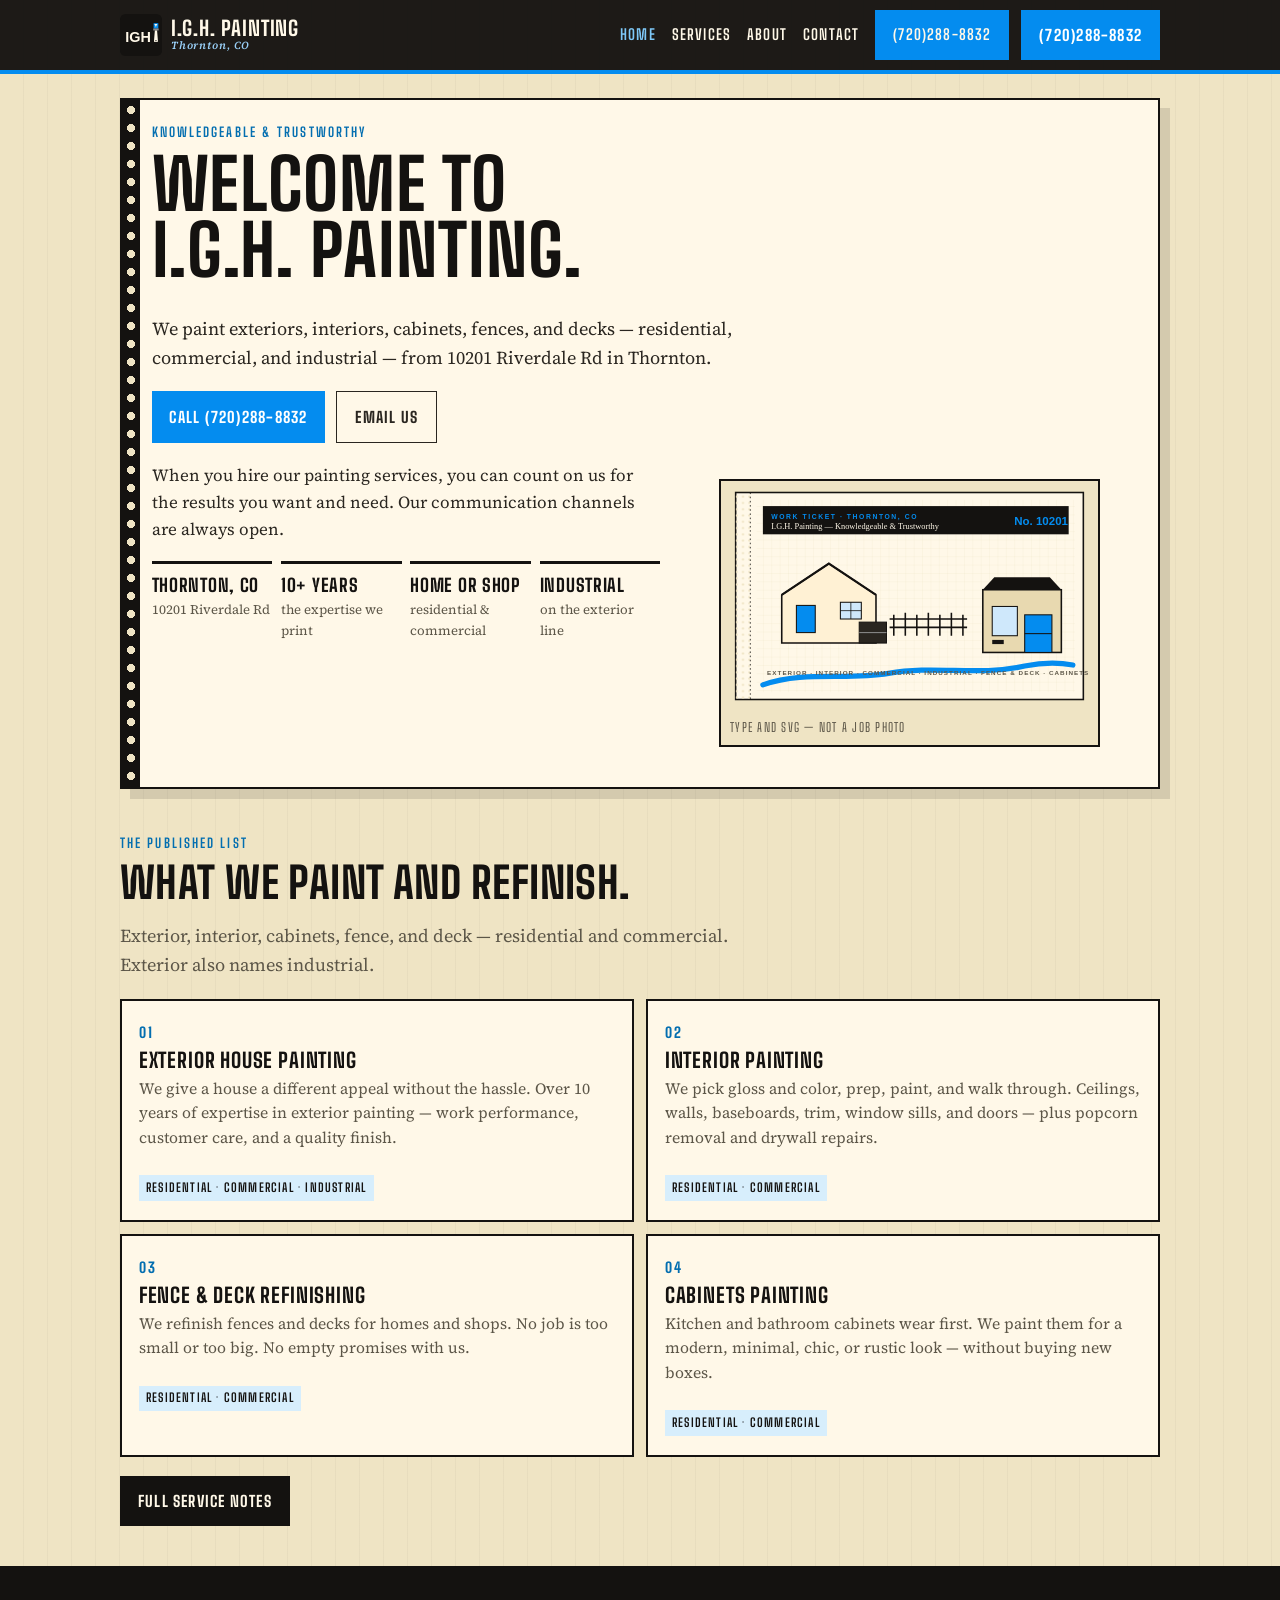
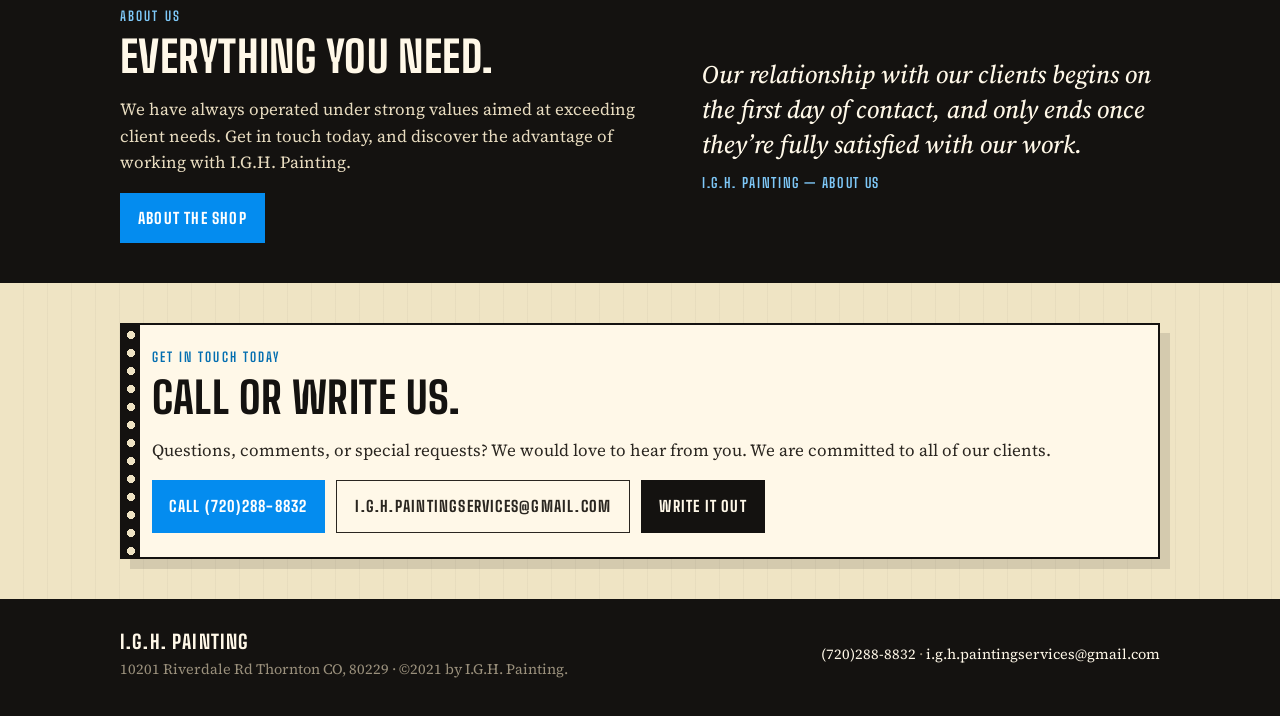
<file: index.html>
<!DOCTYPE html>
<html lang="en">
<head>
  <meta charset="utf-8">
  <meta name="viewport" content="width=device-width, initial-scale=1">
  <title>I.G.H. Painting | Knowledgeable & Trustworthy — Thornton, CO</title>
  <meta name="description" content="Knowledgeable & Trustworthy. Exterior, interior, commercial, and industrial painting from 10201 Riverdale Rd, Thornton. Call (720)288-8832.">
  <link rel="icon" href="assets/favicon.png" type="image/png">
  <link rel="apple-touch-icon" href="assets/apple-touch.png">
  <meta name="theme-color" content="#141210">
  <link rel="preconnect" href="https://fonts.googleapis.com">
  <link rel="preconnect" href="https://fonts.gstatic.com" crossorigin>
  <link href="https://fonts.googleapis.com/css2?family=Big+Shoulders+Text:wght@500;700;800&family=Source+Serif+4:ital,wght@0,400;0,600;1,500&display=swap" rel="stylesheet">
  <link rel="stylesheet" href="assets/styles.css">
    <script type="application/ld+json">
{"@context":"https://schema.org","@type":"HousePainter","name":"I.G.H. Painting","image":"assets/mark.svg","telephone":"+17202888832","email":"i.g.h.paintingservices@gmail.com","url":"https://ighpaintingservice.wixsite.com/website","address":{"@type":"PostalAddress","streetAddress":"10201 Riverdale Rd","addressLocality":"Thornton","addressRegion":"CO","postalCode":"80229","addressCountry":"US"},"areaServed":"Thornton, CO","sameAs":["https://www.facebook.com/IGH-Painting-LLC-103701714916105/"],"description":"Knowledgeable and trustworthy painting in Thornton, CO. Exterior, interior, commercial, and industrial painting, fence and deck refinishing, and cabinet painting. Our relationship with our clients begins on the first day of contact and only ends once they are fully satisfied."}
  </script>
</head>
<body>
  <a class="skip" href="#main">Skip to content</a>
  <header class="site-header">
    <div class="wrap header-inner">
      <a class="logo" href="index.html">
        <img src="assets/mark.svg" alt="">
        <span class="logo-word">I.G.H. Painting<span>Thornton, CO</span></span>
      </a>
      <button class="menu-toggle" type="button" aria-expanded="false" aria-label="Open menu"><span></span></button>
      <nav class="nav" aria-label="Primary">
        <a href="index.html" aria-current="page">Home</a>
        <a href="services.html">Services</a>
        <a href="about.html">About</a>
        <a href="contact.html">Contact</a>
        <a class="btn btn-sky" href="tel:+17202888832">(720)288-8832</a>
      </nav>
      <a class="btn btn-sky header-cta" href="tel:+17202888832">(720)288-8832</a>
    </div>
  </header>

  <main id="main">
    <section class="hero">
      <div class="wrap">
        <div class="ticket">
          <p class="eyebrow">Knowledgeable &amp; Trustworthy</p>
          <h1>Welcome to I.G.H. Painting.</h1>
          <p class="lede">We paint exteriors, interiors, cabinets, fences, and decks — residential, commercial, and industrial — from 10201 Riverdale Rd in Thornton.</p>
          <div class="hero-actions">
            <a class="btn btn-sky" href="tel:+17202888832">Call (720)288-8832</a>
            <a class="btn btn-ghost" href="mailto:i.g.h.paintingservices@gmail.com">Email us</a>
          </div>
          <div class="hero-grid">
            <div>
              <p>When you hire our painting services, you can count on us for the results you want and need. Our communication channels are always open.</p>
              <div class="meta-row">
                <div><strong>Thornton, CO</strong> 10201 Riverdale Rd</div>
                <div><strong>10+ years</strong> the expertise we print</div>
                <div><strong>Home or shop</strong> residential &amp; commercial</div>
                <div><strong>Industrial</strong> on the exterior line</div>
              </div>
            </div>
            <figure class="illustration">
              <img src="assets/ticket.svg" alt="Illustration of a Thornton work ticket with a house, fence, and industrial bay">
              <figcaption>Type and SVG — not a job photo</figcaption>
            </figure>
          </div>
        </div>
      </div>
    </section>

    <section>
      <div class="wrap">
        <p class="kicker">The published list</p>
        <h2>What we paint and refinish.</h2>
        <p class="lede">Exterior, interior, cabinets, fence, and deck — residential and commercial. Exterior also names industrial.</p>
        <div class="cards two" style="margin-top:1.2rem">
          <article class="order">
            <span class="num">01</span>
            <h3>Exterior house painting</h3>
            <p>We give a house a different appeal without the hassle. Over 10 years of expertise in exterior painting — work performance, customer care, and a quality finish.</p>
            <span class="tag">Residential · commercial · industrial</span>
          </article>
          <article class="order">
            <span class="num">02</span>
            <h3>Interior painting</h3>
            <p>We pick gloss and color, prep, paint, and walk through. Ceilings, walls, baseboards, trim, window sills, and doors — plus popcorn removal and drywall repairs.</p>
            <span class="tag">Residential · commercial</span>
          </article>
          <article class="order">
            <span class="num">03</span>
            <h3>Fence &amp; deck refinishing</h3>
            <p>We refinish fences and decks for homes and shops. No job is too small or too big. No empty promises with us.</p>
            <span class="tag">Residential · commercial</span>
          </article>
          <article class="order">
            <span class="num">04</span>
            <h3>Cabinets painting</h3>
            <p>Kitchen and bathroom cabinets wear first. We paint them for a modern, minimal, chic, or rustic look — without buying new boxes.</p>
            <span class="tag">Residential · commercial</span>
          </article>
        </div>
        <p class="actions" style="margin-top:1.2rem"><a class="btn btn-ink" href="services.html">Full service notes</a></p>
      </div>
    </section>

    <section class="band-carbon">
      <div class="wrap split">
        <div>
          <p class="kicker">About us</p>
          <h2>Everything you need.</h2>
          <p>We have always operated under strong values aimed at exceeding client needs. Get in touch today, and discover the advantage of working with I.G.H. Painting.</p>
          <p class="actions"><a class="btn btn-sky" href="about.html">About the shop</a></p>
        </div>
        <blockquote class="quote">
          Our relationship with our clients begins on the first day of contact, and only ends once they’re fully satisfied with our work.
          <cite>I.G.H. Painting — About us</cite>
        </blockquote>
      </div>
    </section>

    <section>
      <div class="wrap ticket">
        <p class="kicker">Get in touch today</p>
        <h2>Call or write us.</h2>
        <p>Questions, comments, or special requests? We would love to hear from you. We are committed to all of our clients.</p>
        <p class="actions">
          <a class="btn btn-sky" href="tel:+17202888832">Call (720)288-8832</a>
          <a class="btn btn-ghost" href="mailto:i.g.h.paintingservices@gmail.com">i.g.h.paintingservices@gmail.com</a>
          <a class="btn btn-ink" href="contact.html">Write it out</a>
        </p>
      </div>
    </section>
  </main>

  <footer class="site-footer">
    <div class="wrap footer-inner">
      <div>
        <div class="footer-brand">I.G.H. Painting</div>
        <p>10201 Riverdale Rd Thornton CO, 80229 · ©2021 by I.G.H. Painting.</p>
      </div>
      <p>
        <a href="tel:+17202888832">(720)288-8832</a> ·
        <a href="mailto:i.g.h.paintingservices@gmail.com">i.g.h.paintingservices@gmail.com</a>
      </p>
    </div>
  </footer>
  <nav class="dock" aria-label="Quick contact">
    <a href="tel:+17202888832">Call (720)288-8832</a>
    <a href="mailto:i.g.h.paintingservices@gmail.com">Email us</a>
  </nav>
  <script src="assets/site.js"></script>
</body>
</html>
</file>
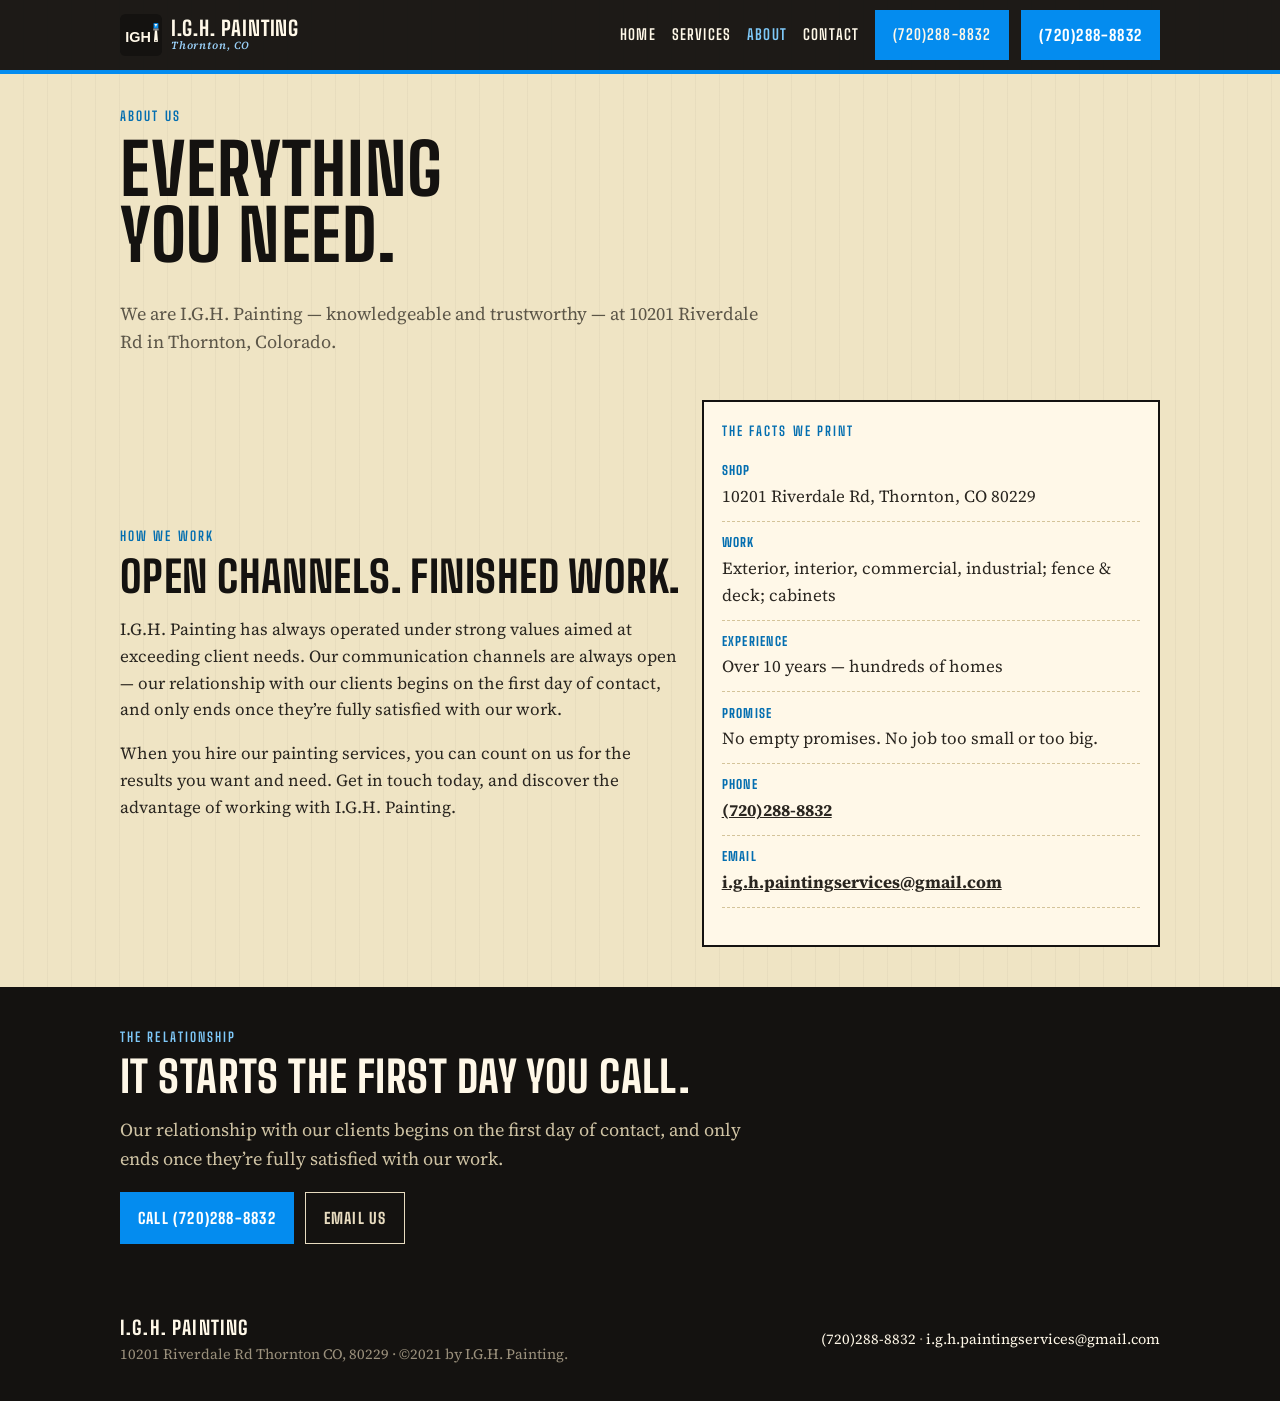
<file: about.html>
<!DOCTYPE html>
<html lang="en">
<head>
  <meta charset="utf-8">
  <meta name="viewport" content="width=device-width, initial-scale=1">
  <title>About us | I.G.H. Painting — Thornton, CO</title>
  <meta name="description" content="Everything you need. I.G.H. Painting in Thornton — strong values, open channels, and a relationship that ends when you are fully satisfied.">
  <link rel="icon" href="assets/favicon.png" type="image/png">
  <link rel="apple-touch-icon" href="assets/apple-touch.png">
  <meta name="theme-color" content="#141210">
  <link rel="preconnect" href="https://fonts.googleapis.com">
  <link rel="preconnect" href="https://fonts.gstatic.com" crossorigin>
  <link href="https://fonts.googleapis.com/css2?family=Big+Shoulders+Text:wght@500;700;800&family=Source+Serif+4:ital,wght@0,400;0,600;1,500&display=swap" rel="stylesheet">
  <link rel="stylesheet" href="assets/styles.css">
  
</head>
<body>
  <a class="skip" href="#main">Skip to content</a>
  <header class="site-header">
    <div class="wrap header-inner">
      <a class="logo" href="index.html">
        <img src="assets/mark.svg" alt="">
        <span class="logo-word">I.G.H. Painting<span>Thornton, CO</span></span>
      </a>
      <button class="menu-toggle" type="button" aria-expanded="false" aria-label="Open menu"><span></span></button>
      <nav class="nav" aria-label="Primary">
        <a href="index.html">Home</a>
        <a href="services.html">Services</a>
        <a href="about.html" aria-current="page">About</a>
        <a href="contact.html">Contact</a>
        <a class="btn btn-sky" href="tel:+17202888832">(720)288-8832</a>
      </nav>
      <a class="btn btn-sky header-cta" href="tel:+17202888832">(720)288-8832</a>
    </div>
  </header>

  <main id="main">
    <section class="page-hero">
      <div class="wrap">
        <p class="eyebrow">About us</p>
        <h1>Everything you need.</h1>
        <p class="lede">We are I.G.H. Painting — knowledgeable and trustworthy — at 10201 Riverdale Rd in Thornton, Colorado.</p>
      </div>
    </section>

    <section>
      <div class="wrap split">
        <div>
          <p class="kicker">How we work</p>
          <h2>Open channels. Finished work.</h2>
          <p>I.G.H. Painting has always operated under strong values aimed at exceeding client needs. Our communication channels are always open — our relationship with our clients begins on the first day of contact, and only ends once they’re fully satisfied with our work.</p>
          <p>When you hire our painting services, you can count on us for the results you want and need. Get in touch today, and discover the advantage of working with I.G.H. Painting.</p>
        </div>
        <div class="fact-card">
          <p class="kicker">The facts we print</p>
          <ul class="contact-list">
            <li><span>Shop</span>10201 Riverdale Rd, Thornton, CO 80229</li>
            <li><span>Work</span>Exterior, interior, commercial, industrial; fence &amp; deck; cabinets</li>
            <li><span>Experience</span>Over 10 years — hundreds of homes</li>
            <li><span>Promise</span>No empty promises. No job too small or too big.</li>
            <li><span>Phone</span><a href="tel:+17202888832">(720)288-8832</a></li>
            <li><span>Email</span><a href="mailto:i.g.h.paintingservices@gmail.com">i.g.h.paintingservices@gmail.com</a></li>
          </ul>
        </div>
      </div>
    </section>

    <section class="band-carbon">
      <div class="wrap">
        <p class="kicker">The relationship</p>
        <h2>It starts the first day you call.</h2>
        <p class="lede">Our relationship with our clients begins on the first day of contact, and only ends once they’re fully satisfied with our work.</p>
        <p class="actions" style="margin-top:1.1rem">
          <a class="btn btn-sky" href="tel:+17202888832">Call (720)288-8832</a>
          <a class="btn btn-ghost" href="mailto:i.g.h.paintingservices@gmail.com">Email us</a>
        </p>
      </div>
    </section>
  </main>

  <footer class="site-footer">
    <div class="wrap footer-inner">
      <div>
        <div class="footer-brand">I.G.H. Painting</div>
        <p>10201 Riverdale Rd Thornton CO, 80229 · ©2021 by I.G.H. Painting.</p>
      </div>
      <p>
        <a href="tel:+17202888832">(720)288-8832</a> ·
        <a href="mailto:i.g.h.paintingservices@gmail.com">i.g.h.paintingservices@gmail.com</a>
      </p>
    </div>
  </footer>
  <nav class="dock" aria-label="Quick contact">
    <a href="tel:+17202888832">Call (720)288-8832</a>
    <a href="mailto:i.g.h.paintingservices@gmail.com">Email us</a>
  </nav>
  <script src="assets/site.js"></script>
</body>
</html>
</file>
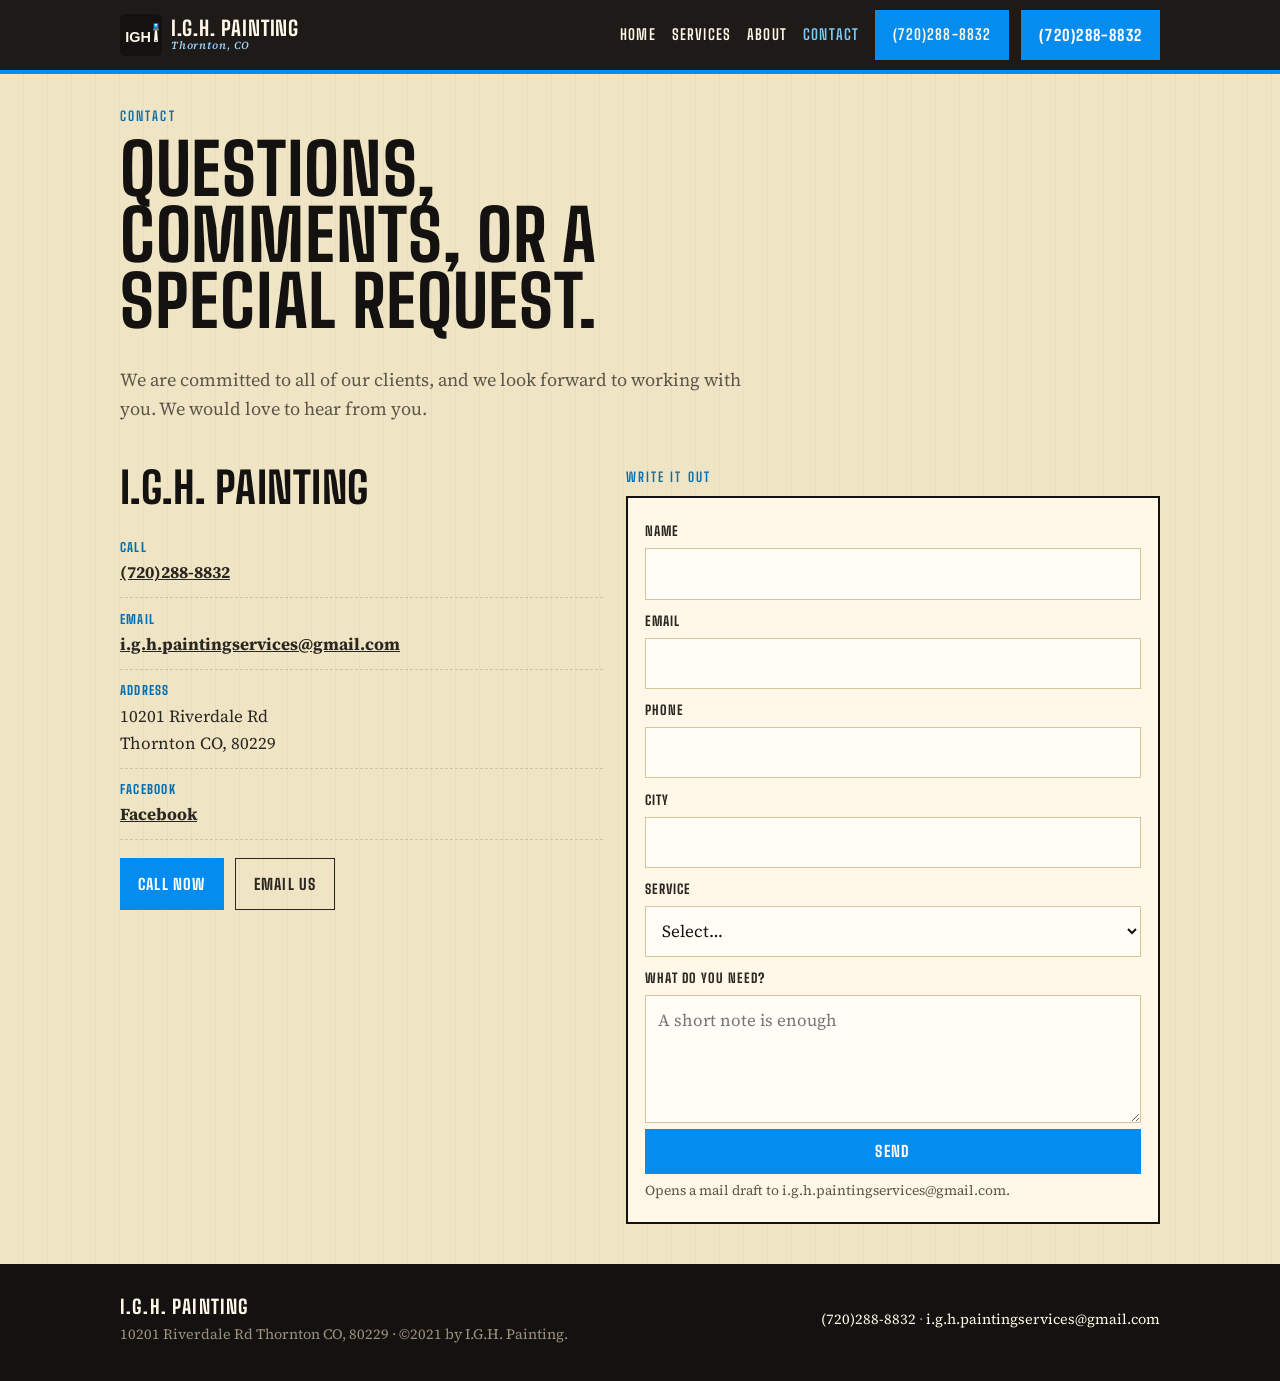
<file: contact.html>
<!DOCTYPE html>
<html lang="en">
<head>
  <meta charset="utf-8">
  <meta name="viewport" content="width=device-width, initial-scale=1">
  <title>Contact | I.G.H. Painting — Thornton, CO</title>
  <meta name="description" content="Call (720)288-8832 or email i.g.h.paintingservices@gmail.com. 10201 Riverdale Rd Thornton CO, 80229.">
  <link rel="icon" href="assets/favicon.png" type="image/png">
  <link rel="apple-touch-icon" href="assets/apple-touch.png">
  <meta name="theme-color" content="#141210">
  <link rel="preconnect" href="https://fonts.googleapis.com">
  <link rel="preconnect" href="https://fonts.gstatic.com" crossorigin>
  <link href="https://fonts.googleapis.com/css2?family=Big+Shoulders+Text:wght@500;700;800&family=Source+Serif+4:ital,wght@0,400;0,600;1,500&display=swap" rel="stylesheet">
  <link rel="stylesheet" href="assets/styles.css">
  
</head>
<body>
  <a class="skip" href="#main">Skip to content</a>
  <header class="site-header">
    <div class="wrap header-inner">
      <a class="logo" href="index.html">
        <img src="assets/mark.svg" alt="">
        <span class="logo-word">I.G.H. Painting<span>Thornton, CO</span></span>
      </a>
      <button class="menu-toggle" type="button" aria-expanded="false" aria-label="Open menu"><span></span></button>
      <nav class="nav" aria-label="Primary">
        <a href="index.html">Home</a>
        <a href="services.html">Services</a>
        <a href="about.html">About</a>
        <a href="contact.html" aria-current="page">Contact</a>
        <a class="btn btn-sky" href="tel:+17202888832">(720)288-8832</a>
      </nav>
      <a class="btn btn-sky header-cta" href="tel:+17202888832">(720)288-8832</a>
    </div>
  </header>

  <main id="main">
    <section class="page-hero">
      <div class="wrap">
        <p class="eyebrow">Contact</p>
        <h1>Questions, comments, or a special request.</h1>
        <p class="lede">We are committed to all of our clients, and we look forward to working with you. We would love to hear from you.</p>
      </div>
    </section>

    <section>
      <div class="wrap contact-grid">
        <div>
          <h2>I.G.H. Painting</h2>
          <ul class="contact-list">
            <li><span>Call</span><a href="tel:+17202888832">(720)288-8832</a></li>
            <li><span>Email</span><a href="mailto:i.g.h.paintingservices@gmail.com">i.g.h.paintingservices@gmail.com</a></li>
            <li><span>Address</span>10201 Riverdale Rd<br>Thornton CO, 80229</li>
            <li><span>Facebook</span><a href="https://www.facebook.com/IGH-Painting-LLC-103701714916105/">Facebook</a></li>
          </ul>
          <p class="actions">
            <a class="btn btn-sky" href="tel:+17202888832">Call now</a>
            <a class="btn btn-ghost" href="mailto:i.g.h.paintingservices@gmail.com">Email us</a>
          </p>
        </div>
        <div>
          <p class="kicker">Write it out</p>
          <form data-quote-form>
            <label for="name">Name</label>
            <input id="name" name="name" autocomplete="name">
            <label for="email">Email</label>
            <input id="email" name="email" type="email" required autocomplete="email">
            <label for="phone">Phone</label>
            <input id="phone" name="phone" type="tel" autocomplete="tel">
            <label for="city">City</label>
            <input id="city" name="city" autocomplete="address-level2">
            <label for="service">Service</label>
            <select id="service" name="service">
              <option value="">Select…</option>
              <option>Exterior house painting</option>
              <option>Interior painting</option>
              <option>Fence &amp; deck refinishing</option>
              <option>Cabinets painting</option>
              <option>A question</option>
            </select>
            <label for="message">What do you need?</label>
            <textarea id="message" name="message" placeholder="A short note is enough"></textarea>
            <button class="btn btn-sky" type="submit">Send</button>
            <p class="note">Opens a mail draft to i.g.h.paintingservices@gmail.com.</p>
          </form>
        </div>
      </div>
    </section>
  </main>

  <footer class="site-footer">
    <div class="wrap footer-inner">
      <div>
        <div class="footer-brand">I.G.H. Painting</div>
        <p>10201 Riverdale Rd Thornton CO, 80229 · ©2021 by I.G.H. Painting.</p>
      </div>
      <p>
        <a href="tel:+17202888832">(720)288-8832</a> ·
        <a href="mailto:i.g.h.paintingservices@gmail.com">i.g.h.paintingservices@gmail.com</a>
      </p>
    </div>
  </footer>
  <nav class="dock" aria-label="Quick contact">
    <a href="tel:+17202888832">Call (720)288-8832</a>
    <a href="mailto:i.g.h.paintingservices@gmail.com">Email us</a>
  </nav>
  <script src="assets/site.js"></script>
</body>
</html>
</file>
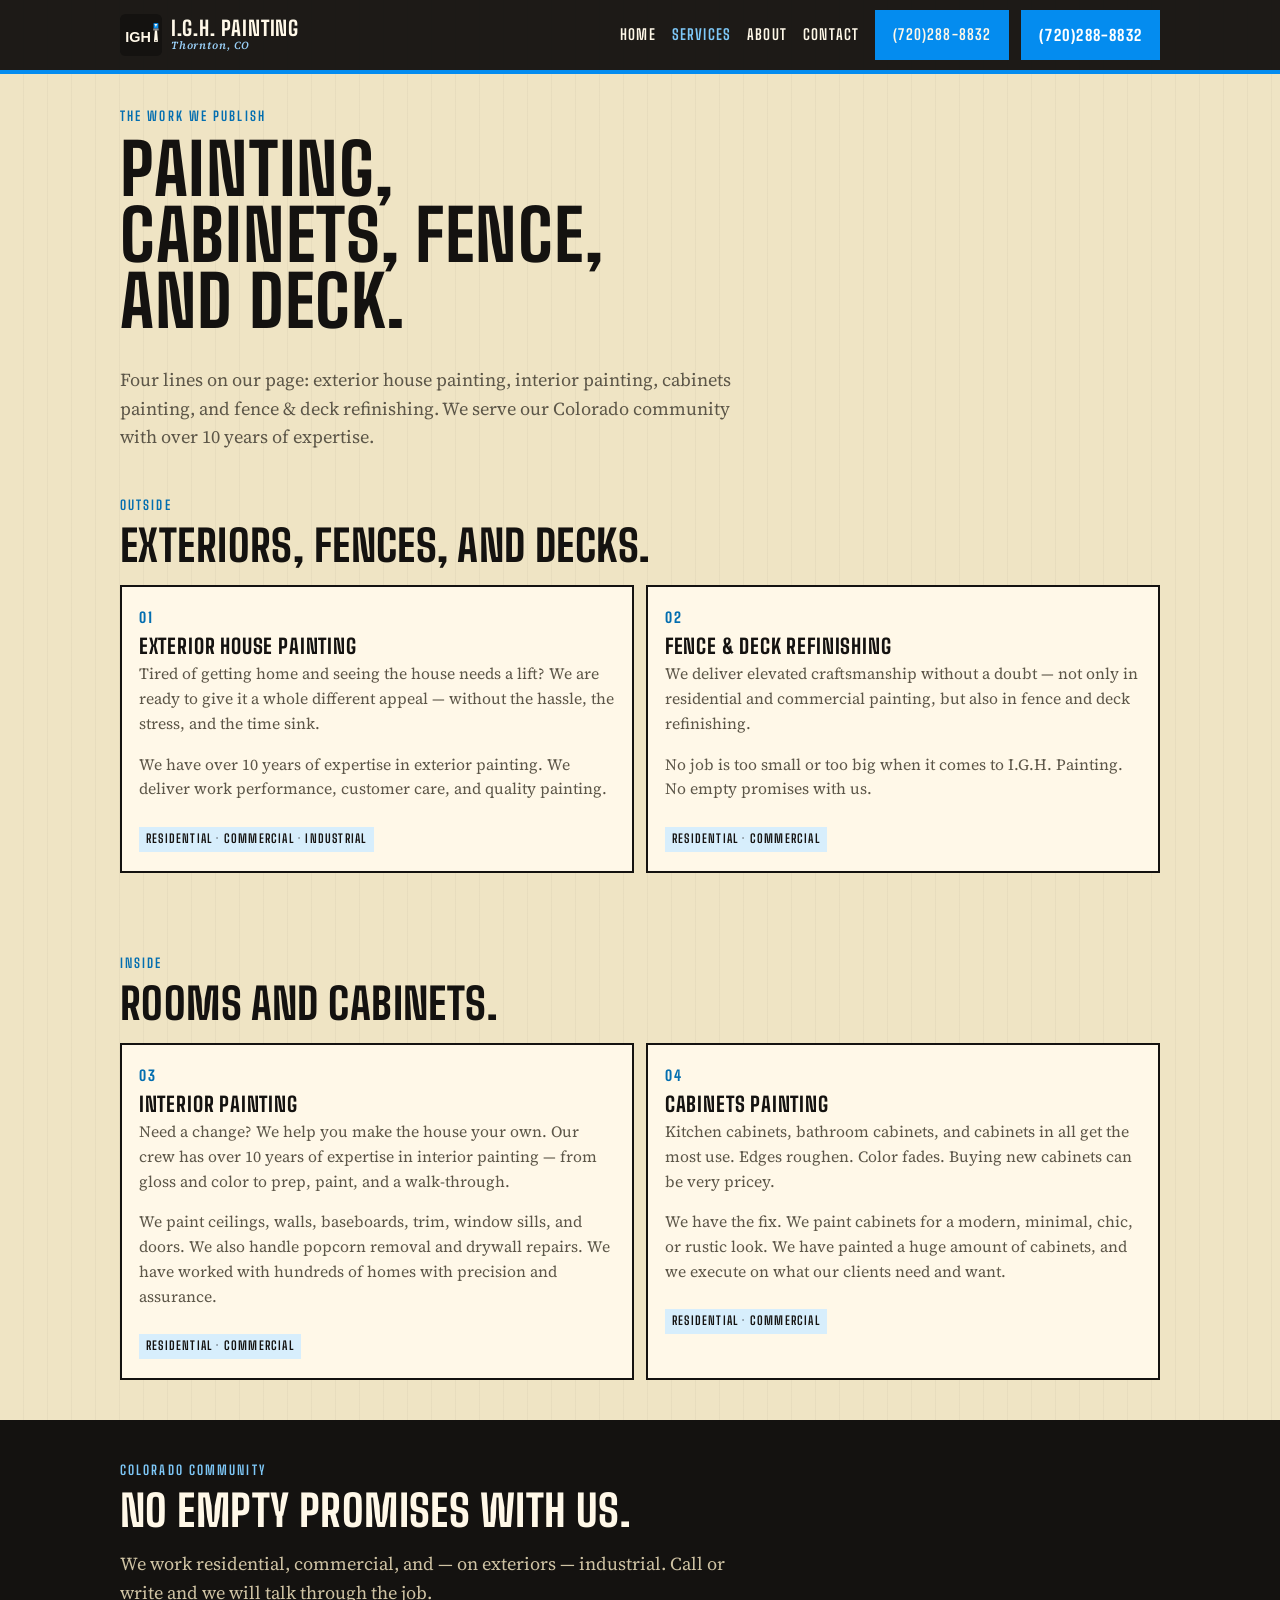
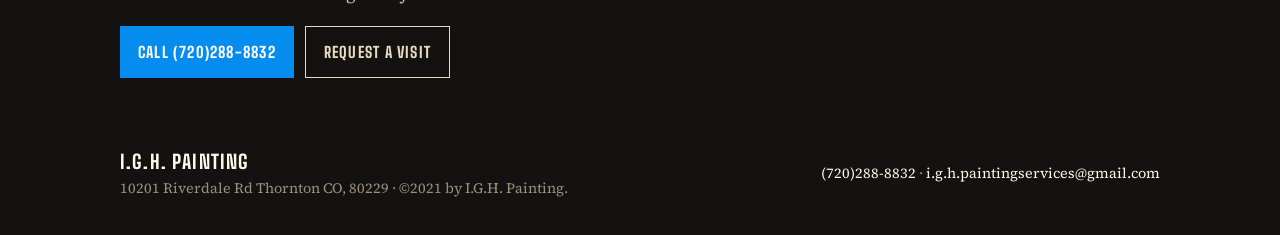
<file: services.html>
<!DOCTYPE html>
<html lang="en">
<head>
  <meta charset="utf-8">
  <meta name="viewport" content="width=device-width, initial-scale=1">
  <title>Services | I.G.H. Painting — Thornton, CO</title>
  <meta name="description" content="Exterior, interior, commercial, and industrial painting, fence and deck refinishing, and cabinet painting. Thornton, CO. (720)288-8832.">
  <link rel="icon" href="assets/favicon.png" type="image/png">
  <link rel="apple-touch-icon" href="assets/apple-touch.png">
  <meta name="theme-color" content="#141210">
  <link rel="preconnect" href="https://fonts.googleapis.com">
  <link rel="preconnect" href="https://fonts.gstatic.com" crossorigin>
  <link href="https://fonts.googleapis.com/css2?family=Big+Shoulders+Text:wght@500;700;800&family=Source+Serif+4:ital,wght@0,400;0,600;1,500&display=swap" rel="stylesheet">
  <link rel="stylesheet" href="assets/styles.css">
  
</head>
<body>
  <a class="skip" href="#main">Skip to content</a>
  <header class="site-header">
    <div class="wrap header-inner">
      <a class="logo" href="index.html">
        <img src="assets/mark.svg" alt="">
        <span class="logo-word">I.G.H. Painting<span>Thornton, CO</span></span>
      </a>
      <button class="menu-toggle" type="button" aria-expanded="false" aria-label="Open menu"><span></span></button>
      <nav class="nav" aria-label="Primary">
        <a href="index.html">Home</a>
        <a href="services.html" aria-current="page">Services</a>
        <a href="about.html">About</a>
        <a href="contact.html">Contact</a>
        <a class="btn btn-sky" href="tel:+17202888832">(720)288-8832</a>
      </nav>
      <a class="btn btn-sky header-cta" href="tel:+17202888832">(720)288-8832</a>
    </div>
  </header>

  <main id="main">
    <section class="page-hero">
      <div class="wrap">
        <p class="eyebrow">The work we publish</p>
        <h1>Painting, cabinets, fence, and deck.</h1>
        <p class="lede">Four lines on our page: exterior house painting, interior painting, cabinets painting, and fence &amp; deck refinishing. We serve our Colorado community with over 10 years of expertise.</p>
      </div>
    </section>

    <section>
      <div class="wrap">
        <p class="kicker">Outside</p>
        <h2>Exteriors, fences, and decks.</h2>
        <div class="cards two" style="margin-top:1.1rem">
          <article class="order">
            <span class="num">01</span>
            <h3>Exterior house painting</h3>
            <p>Tired of getting home and seeing the house needs a lift? We are ready to give it a whole different appeal — without the hassle, the stress, and the time sink.</p>
            <p>We have over 10 years of expertise in exterior painting. We deliver work performance, customer care, and quality painting.</p>
            <span class="tag">Residential · commercial · industrial</span>
          </article>
          <article class="order">
            <span class="num">02</span>
            <h3>Fence &amp; deck refinishing</h3>
            <p>We deliver elevated craftsmanship without a doubt — not only in residential and commercial painting, but also in fence and deck refinishing.</p>
            <p>No job is too small or too big when it comes to I.G.H. Painting. No empty promises with us.</p>
            <span class="tag">Residential · commercial</span>
          </article>
        </div>
      </div>
    </section>

    <section>
      <div class="wrap">
        <p class="kicker">Inside</p>
        <h2>Rooms and cabinets.</h2>
        <div class="cards two" style="margin-top:1.1rem">
          <article class="order">
            <span class="num">03</span>
            <h3>Interior painting</h3>
            <p>Need a change? We help you make the house your own. Our crew has over 10 years of expertise in interior painting — from gloss and color to prep, paint, and a walk-through.</p>
            <p>We paint ceilings, walls, baseboards, trim, window sills, and doors. We also handle popcorn removal and drywall repairs. We have worked with hundreds of homes with precision and assurance.</p>
            <span class="tag">Residential · commercial</span>
          </article>
          <article class="order">
            <span class="num">04</span>
            <h3>Cabinets painting</h3>
            <p>Kitchen cabinets, bathroom cabinets, and cabinets in all get the most use. Edges roughen. Color fades. Buying new cabinets can be very pricey.</p>
            <p>We have the fix. We paint cabinets for a modern, minimal, chic, or rustic look. We have painted a huge amount of cabinets, and we execute on what our clients need and want.</p>
            <span class="tag">Residential · commercial</span>
          </article>
        </div>
      </div>
    </section>

    <section class="band-carbon">
      <div class="wrap">
        <p class="kicker">Colorado community</p>
        <h2>No empty promises with us.</h2>
        <p class="lede">We work residential, commercial, and — on exteriors — industrial. Call or write and we will talk through the job.</p>
        <p class="actions" style="margin-top:1.1rem">
          <a class="btn btn-sky" href="tel:+17202888832">Call (720)288-8832</a>
          <a class="btn btn-ghost" href="contact.html">Request a visit</a>
        </p>
      </div>
    </section>
  </main>

  <footer class="site-footer">
    <div class="wrap footer-inner">
      <div>
        <div class="footer-brand">I.G.H. Painting</div>
        <p>10201 Riverdale Rd Thornton CO, 80229 · ©2021 by I.G.H. Painting.</p>
      </div>
      <p>
        <a href="tel:+17202888832">(720)288-8832</a> ·
        <a href="mailto:i.g.h.paintingservices@gmail.com">i.g.h.paintingservices@gmail.com</a>
      </p>
    </div>
  </footer>
  <nav class="dock" aria-label="Quick contact">
    <a href="tel:+17202888832">Call (720)288-8832</a>
    <a href="mailto:i.g.h.paintingservices@gmail.com">Email us</a>
  </nav>
  <script src="assets/site.js"></script>
</body>
</html>
</file>
<file: assets/styles.css>
/* I.G.H. Painting — spec preview
   Thornton work ticket. Straw paper + logo sky #048CEF + carbon.
   Not oxblood plaster. Not lime set-list. Not taupe manila. */

:root {
  --straw: #efe4c4;
  --ticket: #fff8e8;
  --ink: #141210;
  --ink-2: #2a2620;
  --mute: #5c5648;
  --rule: #d4c49a;
  --sky: #048CEF;
  --sky-deep: #036eb0;
  --sky-wash: #d7eefc;
  --carbon: #141210;
  --wrap: min(1040px, calc(100% - 1.35rem));
  --display: "Big Shoulders Text", "Arial Narrow", Impact, sans-serif;
  --serif: "Source Serif 4", Georgia, serif;
}

*, *::before, *::after { box-sizing: border-box; }
html { scroll-behavior: smooth; }
body {
  margin: 0;
  font-family: var(--serif);
  color: var(--ink-2);
  background:
    repeating-linear-gradient(
      90deg,
      transparent,
      transparent 23px,
      rgba(20, 18, 16, 0.035) 23px,
      rgba(20, 18, 16, 0.035) 24px
    ),
    var(--straw);
  line-height: 1.58;
  font-size: 1.06rem;
  -webkit-font-smoothing: antialiased;
  padding-bottom: 4.7rem;
}
@media (min-width: 760px) {
  body { padding-bottom: 0; }
}
img, svg { max-width: 100%; height: auto; display: block; }
a { color: inherit; }
h1, h2, h3 {
  font-family: var(--display);
  font-weight: 800;
  letter-spacing: 0.01em;
  line-height: 0.94;
  margin: 0 0 0.45em;
  text-wrap: balance;
  color: var(--ink);
  text-transform: uppercase;
}
h1 { font-size: clamp(2.3rem, 9.2vw, 4.4rem); }
h2 { font-size: clamp(1.7rem, 4.6vw, 2.7rem); }
h3 { font-size: 1.28rem; letter-spacing: 0.04em; }
p { margin: 0 0 1em; }
p:last-child { margin-bottom: 0; }

.skip {
  position: absolute; left: -999px; top: 0;
  background: var(--sky); color: #fff;
  padding: 0.5rem 0.8rem; z-index: 100;
}
.skip:focus { left: 0.5rem; top: 0.5rem; }
.wrap { width: var(--wrap); margin-inline: auto; }
.eyebrow, .kicker {
  font-family: var(--display);
  font-weight: 700;
  text-transform: uppercase;
  letter-spacing: 0.16em;
  font-size: 0.82rem;
  color: var(--sky-deep);
  margin: 0 0 0.55rem;
}
.lede { font-size: 1.14rem; color: var(--mute); max-width: 40rem; }

.site-header {
  position: sticky; top: 0; z-index: 40;
  background: rgba(20, 18, 16, 0.96);
  color: #fff8e8;
  border-bottom: 4px solid var(--sky);
}
.header-inner {
  display: flex; align-items: center; gap: 0.65rem; min-height: 70px;
}
.logo {
  display: flex; align-items: center; gap: 0.55rem;
  text-decoration: none; color: #fff8e8; min-width: 0;
}
.logo img, .logo svg { width: 42px; height: 42px; flex-shrink: 0; }
.logo-word {
  font-family: var(--display);
  text-transform: uppercase;
  font-size: 1.28rem;
  line-height: 0.95;
  letter-spacing: 0.04em;
  font-weight: 800;
}
.logo-word span {
  display: block;
  font-family: var(--serif);
  font-size: 0.68rem;
  letter-spacing: 0.08em;
  text-transform: none;
  color: #9ad0f8;
  font-weight: 600;
  margin-top: 0.18rem;
  font-style: italic;
}
.nav { margin-left: auto; display: flex; align-items: center; gap: 1rem; }
.nav a {
  text-decoration: none;
  font-family: var(--display);
  font-weight: 700;
  text-transform: uppercase;
  letter-spacing: 0.08em;
  font-size: 0.92rem;
  color: #fff8e8;
}
.nav a[aria-current="page"], .nav a:hover { color: #7ec8f8; }
.header-cta { margin-left: 0.1rem; }
.menu-toggle {
  display: none; margin-left: auto; width: 44px; height: 44px;
  border: 1px solid #3a3630; background: transparent; cursor: pointer;
}
.menu-toggle span,
.menu-toggle span::before,
.menu-toggle span::after {
  display: block; width: 18px; height: 2px; background: #fff8e8;
  margin: 0 auto; position: relative; content: "";
}
.menu-toggle span::before { position: absolute; top: -6px; }
.menu-toggle span::after { position: absolute; top: 6px; }

.btn {
  display: inline-flex; align-items: center; justify-content: center;
  text-decoration: none; border: 0; cursor: pointer;
  font-family: var(--display);
  font-weight: 800;
  text-transform: uppercase;
  letter-spacing: 0.08em;
  font-size: 0.95rem;
  padding: 0.82rem 1.12rem;
  min-height: 44px;
  transition: transform 0.14s ease, background 0.14s ease;
}
.btn:hover { transform: translateY(-1px); }
.btn-sky { background: var(--sky); color: #fff; }
.btn-sky:hover { background: var(--sky-deep); }
.btn-ink { background: var(--ink); color: #fff8e8; }
.btn-ghost {
  background: transparent; color: inherit;
  border: 1.5px solid currentColor;
}
.hero-actions, .actions { display: flex; flex-wrap: wrap; gap: 0.7rem; }

.hero { padding: 1.5rem 0 0.2rem; }
.ticket {
  background: var(--ticket);
  border: 2px solid var(--ink);
  box-shadow: 10px 10px 0 rgba(20, 18, 16, 0.12);
  padding: 1.35rem 1.15rem 1.5rem;
  position: relative;
}
.ticket::before {
  content: "";
  position: absolute;
  left: 0; top: 0; bottom: 0;
  width: 18px;
  background:
    radial-gradient(circle at 9px 10px, var(--straw) 4px, transparent 4.2px) 0 0 / 18px 18px,
    var(--ink);
}
.ticket > * { position: relative; margin-left: 0.7rem; }
.hero h1 { max-width: 13ch; }
.hero .lede { color: var(--ink-2); }
.hero-grid {
  display: grid;
  gap: 1.2rem;
  margin-top: 1.2rem;
}
.illustration {
  background: var(--straw);
  border: 2px solid var(--ink);
  padding: 0;
}
.illustration figcaption {
  font-family: var(--display);
  font-size: 0.78rem;
  letter-spacing: 0.1em;
  text-transform: uppercase;
  color: var(--mute);
  padding: 0.45rem 0.55rem 0.4rem;
}

.meta-row {
  display: grid;
  grid-template-columns: 1fr 1fr;
  gap: 0.55rem;
  margin-top: 1.15rem;
}
.meta-row div {
  border-top: 3px solid var(--ink);
  padding-top: 0.4rem;
  font-size: 0.82rem;
  color: var(--mute);
}
.meta-row strong {
  display: block;
  font-family: var(--display);
  font-size: 1.12rem;
  font-weight: 800;
  letter-spacing: 0.04em;
  text-transform: uppercase;
  color: var(--ink);
}

section { padding: 2.5rem 0; }
.band-carbon {
  background: var(--carbon);
  color: #e8dcc0;
}
.band-carbon h2, .band-carbon h3 { color: #fff8e8; }
.band-carbon .kicker { color: #7ec8f8; }
.band-carbon .lede { color: #cfc3a4; }
.band-sky {
  background: var(--sky);
  color: #06263a;
}
.band-sky h2 { color: #06263a; }
.band-sky .kicker { color: #06263a; }
.band-sky .lede { color: #08324c; }

.split { display: grid; gap: 1.4rem; }
@media (min-width: 820px) {
  .hero-grid { grid-template-columns: 1.05fr 0.95fr; align-items: stretch; }
  .split { grid-template-columns: 1.1fr 0.9fr; align-items: center; }
  .meta-row { grid-template-columns: repeat(4, 1fr); }
}

.cards { display: grid; gap: 0.75rem; }
@media (min-width: 700px) {
  .cards.two { grid-template-columns: repeat(2, 1fr); }
}
.order {
  background: var(--ticket);
  border: 2px solid var(--ink);
  padding: 1.1rem 1.05rem 1.2rem;
  position: relative;
}
.order .num {
  font-family: var(--display);
  font-weight: 800;
  font-size: 0.9rem;
  letter-spacing: 0.14em;
  color: var(--sky-deep);
}
.order h3 { margin: 0.35rem 0 0.4rem; }
.order p { color: var(--mute); font-size: 0.98rem; }
.order .tag {
  display: inline-block;
  margin-top: 0.55rem;
  font-family: var(--display);
  font-size: 0.75rem;
  letter-spacing: 0.1em;
  text-transform: uppercase;
  font-weight: 700;
  color: var(--ink);
  background: var(--sky-wash);
  padding: 0.2rem 0.45rem;
}

.quote {
  font-family: var(--serif);
  font-size: clamp(1.18rem, 2.7vw, 1.58rem);
  line-height: 1.38;
  color: #fff8e8;
  margin: 0;
  font-style: italic;
  text-transform: none;
  letter-spacing: 0;
  font-weight: 500;
}
.quote cite {
  display: block;
  margin-top: 0.75rem;
  font-family: var(--display);
  font-style: normal;
  font-size: 0.86rem;
  letter-spacing: 0.12em;
  text-transform: uppercase;
  color: #7ec8f8;
  font-weight: 700;
}

.lines {
  list-style: none;
  margin: 0;
  padding: 0;
}
.lines li {
  display: grid;
  grid-template-columns: 2.6rem 1fr;
  gap: 0.65rem;
  padding: 0.75rem 0;
  border-bottom: 1px dashed #3a3630;
  color: #e8dcc0;
}
.lines .n {
  font-family: var(--display);
  font-weight: 800;
  color: var(--sky);
  letter-spacing: 0.08em;
}
.lines strong {
  display: block;
  font-family: var(--display);
  text-transform: uppercase;
  letter-spacing: 0.05em;
  color: #fff8e8;
  font-size: 1.05rem;
}

.contact-list { list-style: none; padding: 0; margin: 0 0 1.1rem; }
.contact-list li {
  padding: 0.7rem 0;
  border-bottom: 1px dashed var(--rule);
}
.contact-list span {
  display: block;
  font-family: var(--display);
  font-weight: 800;
  text-transform: uppercase;
  letter-spacing: 0.1em;
  font-size: 0.78rem;
  color: var(--sky-deep);
  margin-bottom: 0.12rem;
}
.contact-list a { font-weight: 700; }

form {
  display: grid; gap: 0.4rem;
  background: var(--ticket);
  border: 2px solid var(--ink);
  padding: 1.15rem 1.05rem 1.25rem;
}
label {
  font-family: var(--display);
  font-weight: 800;
  letter-spacing: 0.08em;
  font-size: 0.82rem;
  text-transform: uppercase;
  margin-top: 0.3rem;
}
input, textarea, select {
  font: inherit;
  padding: 0.7rem 0.75rem;
  border: 1.5px solid var(--rule);
  background: #fffdf6;
  color: var(--ink);
  width: 100%;
  min-height: 44px;
}
textarea { min-height: 8rem; resize: vertical; }
.note { font-size: 0.86rem; color: var(--mute); }
.contact-grid { display: grid; gap: 1.4rem; }
@media (min-width: 820px) {
  .contact-grid { grid-template-columns: 0.95fr 1.05fr; align-items: start; }
}

.page-hero { padding: 2rem 0 0.2rem; }
.page-hero h1 { max-width: 16ch; }

.fact-card {
  background: var(--ticket);
  border: 2px solid var(--ink);
  padding: 1.15rem 1.1rem 1.2rem;
}

.site-footer {
  background: var(--carbon);
  color: #9a907c;
  padding: 1.8rem 0 2.2rem;
  font-size: 0.9rem;
}
.site-footer a { color: #fff8e8; text-decoration: none; }
.site-footer a:hover { text-decoration: underline; }
.footer-inner {
  display: flex; flex-wrap: wrap; gap: 0.7rem 1.3rem;
  justify-content: space-between; align-items: center;
}
.footer-brand {
  font-family: var(--display);
  text-transform: uppercase;
  letter-spacing: 0.06em;
  color: #fff8e8;
  font-size: 1.2rem;
  font-weight: 800;
}

.dock {
  position: fixed; left: 0; right: 0; bottom: 0; z-index: 50;
  display: grid; grid-template-columns: 1fr 1fr;
  background: var(--carbon);
  border-top: 4px solid var(--sky);
}
.dock a {
  text-decoration: none;
  color: #fff;
  font-family: var(--display);
  font-weight: 800;
  text-transform: uppercase;
  letter-spacing: 0.08em;
  font-size: 0.92rem;
  min-height: 52px;
  display: flex; align-items: center; justify-content: center;
}
.dock a:first-child { background: var(--sky); color: #fff; }
.dock a:last-child { background: var(--carbon); color: #fff8e8; }
@media (min-width: 760px) { .dock { display: none; } }

@media (max-width: 759px) {
  .menu-toggle { display: block; }
  .header-cta { display: none; }
  .nav {
    display: none;
    position: absolute; left: 0; right: 0; top: 100%;
    background: #1c1a16;
    flex-direction: column; align-items: stretch;
    padding: 0.7rem 1rem 1rem;
    gap: 0;
  }
  .nav.is-open { display: flex; }
  .nav a { padding: 0.8rem 0.15rem; border-bottom: 1px solid #2e2a24; }
  .nav .btn { margin-top: 0.7rem; }
}
</file>
